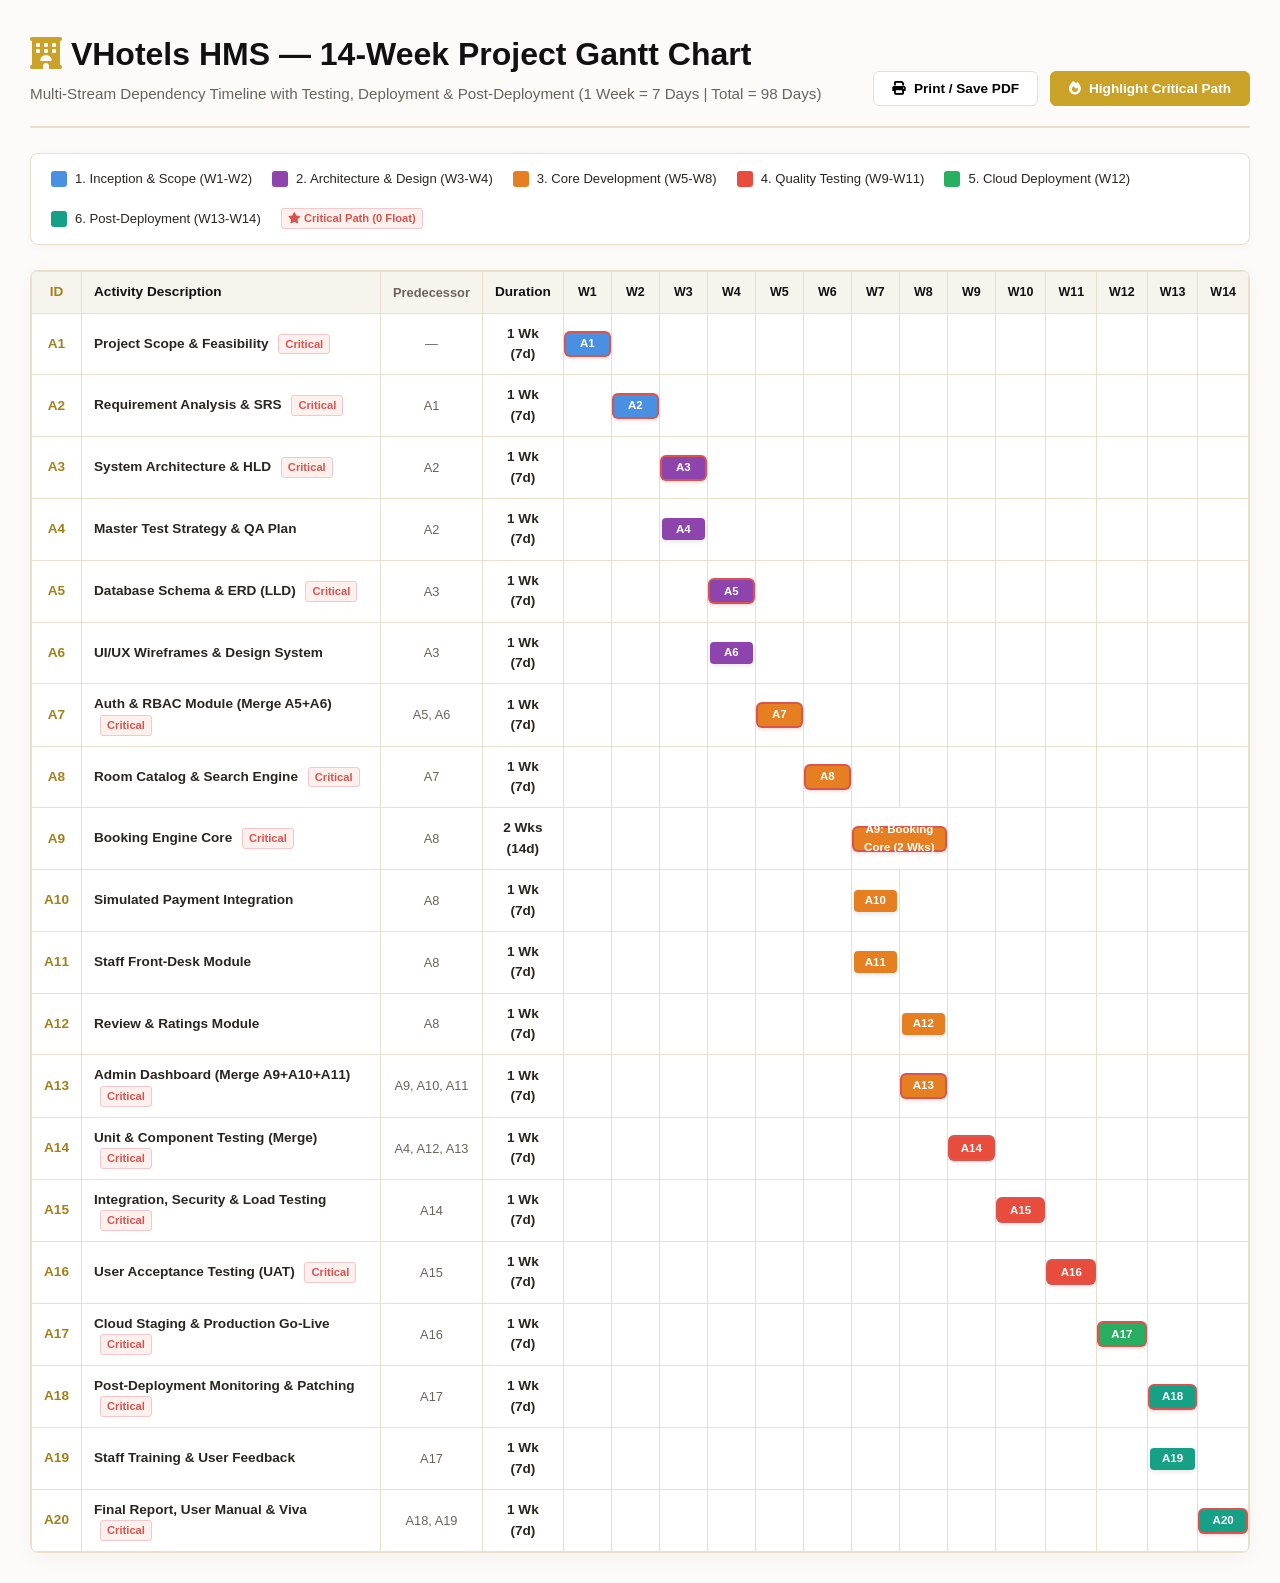
<file: gantt_chart.html>
<!DOCTYPE html>
<html lang="en">
<head>
  <meta charset="UTF-8">
  <meta name="viewport" content="width=device-width, initial-scale=1.0">
  <title>VHotels HMS - 14-Week Project Gantt Chart</title>
  <link rel="stylesheet" href="https://cdnjs.cloudflare.com/ajax/libs/font-awesome/6.4.0/css/all.min.css">
  <style>
    :root {
      --primary: #c9a227;
      --primary-dark: #a4801b;
      --text-main: #2a2520;
      --text-muted: #6b635b;
      --bg-main: #fcfbfa;
      --bg-card: #ffffff;
      --border-color: #eadecd;
      
      /* Phase Colors */
      --phase-inception: #4a90e2;
      --phase-design: #8e44ad;
      --phase-dev: #e67e22;
      --phase-test: #e74c3c;
      --phase-deploy: #27ae60;
      --phase-post: #16a085;
      --crit-border: #d9534f;
    }

    * {
      box-sizing: border-box;
      margin: 0;
      padding: 0;
    }

    body {
      font-family: 'Segoe UI', -apple-system, BlinkMacSystemFont, Roboto, sans-serif;
      background-color: var(--bg-main);
      color: var(--text-main);
      padding: 30px;
      line-height: 1.5;
    }

    .header-container {
      max-width: 1400px;
      margin: 0 auto 25px auto;
      display: flex;
      justify-content: space-between;
      align-items: flex-end;
      border-bottom: 2px solid var(--border-color);
      padding-bottom: 20px;
    }

    .title-area h1 {
      font-size: 2rem;
      color: #111;
      font-weight: 600;
      margin-bottom: 5px;
    }

    .title-area p {
      color: var(--text-muted);
      font-size: 0.95rem;
    }

    .controls-area {
      display: flex;
      gap: 12px;
    }

    .btn {
      padding: 9px 18px;
      border-radius: 6px;
      font-size: 0.85rem;
      font-weight: 600;
      cursor: pointer;
      display: inline-flex;
      align-items: center;
      gap: 8px;
      transition: all 0.2s ease;
      border: 1px solid var(--border-color);
      background: #fff;
    }

    .btn-gold {
      background: var(--primary);
      color: #fff;
      border-color: var(--primary);
    }

    .btn-gold:hover {
      background: var(--primary-dark);
    }

    .btn:hover {
      background: #f5f5f5;
    }

    /* Legend */
    .legend-bar {
      max-width: 1400px;
      margin: 0 auto 25px auto;
      display: flex;
      flex-wrap: wrap;
      gap: 20px;
      background: var(--bg-card);
      padding: 15px 20px;
      border-radius: 8px;
      border: 1px solid var(--border-color);
      box-shadow: 0 2px 8px rgba(0,0,0,0.03);
    }

    .legend-item {
      display: flex;
      align-items: center;
      gap: 8px;
      font-size: 0.82rem;
      font-weight: 500;
    }

    .legend-color {
      width: 16px;
      height: 16px;
      border-radius: 3px;
    }

    /* Gantt Table Container */
    .gantt-wrapper {
      max-width: 1400px;
      margin: 0 auto;
      background: var(--bg-card);
      border-radius: 8px;
      border: 1px solid var(--border-color);
      box-shadow: 0 4px 20px rgba(0,0,0,0.04);
      overflow-x: auto;
    }

    table.gantt-table {
      width: 100%;
      border-collapse: collapse;
      min-width: 1100px;
    }

    th, td {
      border: 1px solid var(--border-color);
      padding: 10px 12px;
      font-size: 0.85rem;
    }

    th {
      background-color: #f7f4ee;
      color: #111;
      font-weight: 600;
      text-align: left;
    }

    th.week-header {
      text-align: center;
      width: 48px;
      font-size: 0.78rem;
    }

    tr:hover {
      background-color: #faf8f5;
    }

    .task-id {
      font-weight: 700;
      color: var(--primary-dark);
      width: 50px;
      text-align: center;
    }

    .task-name {
      font-weight: 600;
      min-width: 250px;
    }

    .task-pred {
      color: var(--text-muted);
      font-size: 0.8rem;
      min-width: 90px;
      text-align: center;
    }

    .task-dur {
      text-align: center;
      font-weight: 600;
      width: 75px;
    }

    /* Gantt Bars */
    .timeline-cell {
      padding: 4px 2px;
      text-align: center;
      position: relative;
    }

    .gantt-bar {
      height: 22px;
      border-radius: 4px;
      display: flex;
      align-items: center;
      justify-content: center;
      color: #fff;
      font-size: 0.72rem;
      font-weight: 600;
      box-shadow: 0 2px 4px rgba(0,0,0,0.1);
      transition: transform 0.2s ease;
      cursor: pointer;
    }

    .gantt-bar:hover {
      transform: scale(1.05);
      z-index: 10;
    }

    .bg-inception { background-color: var(--phase-inception); }
    .bg-design { background-color: var(--phase-design); }
    .bg-dev { background-color: var(--phase-dev); }
    .bg-test { background-color: var(--phase-test); }
    .bg-deploy { background-color: var(--phase-deploy); }
    .bg-post { background-color: var(--phase-post); }

    .is-critical {
      box-shadow: 0 0 0 2px var(--crit-border), 0 2px 5px rgba(217, 83, 79, 0.4);
    }

    .crit-badge {
      display: inline-block;
      background: #fdf0ed;
      color: #d9534f;
      border: 1px solid #f5c6cb;
      padding: 1px 6px;
      border-radius: 3px;
      font-size: 0.7rem;
      font-weight: 600;
      margin-left: 6px;
    }

    /* Print styles */
    @media print {
      body {
        padding: 10px;
        background: #fff;
      }
      .controls-area {
        display: none;
      }
      .gantt-wrapper {
        box-shadow: none;
        border: 1px solid #ccc;
      }
    }
  </style>
</head>
<body>

  <div class="header-container">
    <div class="title-area">
      <h1><i class="fas fa-hotel" style="color: var(--primary);"></i> VHotels HMS — 14-Week Project Gantt Chart</h1>
      <p>Multi-Stream Dependency Timeline with Testing, Deployment & Post-Deployment (1 Week = 7 Days | Total = 98 Days)</p>
    </div>
    <div class="controls-area">
      <button class="btn" onclick="window.print()"><i class="fas fa-print"></i> Print / Save PDF</button>
      <button class="btn btn-gold" id="toggle-crit"><i class="fas fa-fire"></i> Highlight Critical Path</button>
    </div>
  </div>

  <!-- Legend -->
  <div class="legend-bar">
    <div class="legend-item"><div class="legend-color" style="background: var(--phase-inception);"></div> 1. Inception & Scope (W1-W2)</div>
    <div class="legend-item"><div class="legend-color" style="background: var(--phase-design);"></div> 2. Architecture & Design (W3-W4)</div>
    <div class="legend-item"><div class="legend-color" style="background: var(--phase-dev);"></div> 3. Core Development (W5-W8)</div>
    <div class="legend-item"><div class="legend-color" style="background: var(--phase-test);"></div> 4. Quality Testing (W9-W11)</div>
    <div class="legend-item"><div class="legend-color" style="background: var(--phase-deploy);"></div> 5. Cloud Deployment (W12)</div>
    <div class="legend-item"><div class="legend-color" style="background: var(--phase-post);"></div> 6. Post-Deployment (W13-W14)</div>
    <div class="legend-item"><span class="crit-badge" style="margin-left:0;"><i class="fas fa-star"></i> Critical Path (0 Float)</span></div>
  </div>

  <!-- Gantt Table -->
  <div class="gantt-wrapper">
    <table class="gantt-table">
      <thead>
        <tr>
          <th class="task-id">ID</th>
          <th class="task-name">Activity Description</th>
          <th class="task-pred">Predecessor</th>
          <th class="task-dur">Duration</th>
          <th class="week-header">W1</th>
          <th class="week-header">W2</th>
          <th class="week-header">W3</th>
          <th class="week-header">W4</th>
          <th class="week-header">W5</th>
          <th class="week-header">W6</th>
          <th class="week-header">W7</th>
          <th class="week-header">W8</th>
          <th class="week-header">W9</th>
          <th class="week-header">W10</th>
          <th class="week-header">W11</th>
          <th class="week-header">W12</th>
          <th class="week-header">W13</th>
          <th class="week-header">W14</th>
        </tr>
      </thead>
      <tbody>
        <!-- Phase 1 -->
        <tr>
          <td class="task-id">A1</td>
          <td class="task-name">Project Scope & Feasibility <span class="crit-badge">Critical</span></td>
          <td class="task-pred">—</td>
          <td class="task-dur">1 Wk (7d)</td>
          <td class="timeline-cell"><div class="gantt-bar bg-inception is-critical" title="A1: Week 1">A1</div></td>
          <td></td><td></td><td></td><td></td><td></td><td></td><td></td><td></td><td></td><td></td><td></td><td></td><td></td>
        </tr>
        <tr>
          <td class="task-id">A2</td>
          <td class="task-name">Requirement Analysis & SRS <span class="crit-badge">Critical</span></td>
          <td class="task-pred">A1</td>
          <td class="task-dur">1 Wk (7d)</td>
          <td></td>
          <td class="timeline-cell"><div class="gantt-bar bg-inception is-critical" title="A2: Week 2">A2</div></td>
          <td></td><td></td><td></td><td></td><td></td><td></td><td></td><td></td><td></td><td></td><td></td><td></td>
        </tr>

        <!-- Phase 2 -->
        <tr>
          <td class="task-id">A3</td>
          <td class="task-name">System Architecture & HLD <span class="crit-badge">Critical</span></td>
          <td class="task-pred">A2</td>
          <td class="task-dur">1 Wk (7d)</td>
          <td></td><td></td>
          <td class="timeline-cell"><div class="gantt-bar bg-design is-critical" title="A3: Week 3">A3</div></td>
          <td></td><td></td><td></td><td></td><td></td><td></td><td></td><td></td><td></td><td></td><td></td>
        </tr>
        <tr>
          <td class="task-id">A4</td>
          <td class="task-name">Master Test Strategy & QA Plan</td>
          <td class="task-pred">A2</td>
          <td class="task-dur">1 Wk (7d)</td>
          <td></td><td></td>
          <td class="timeline-cell"><div class="gantt-bar bg-design" title="A4: Week 3 (Parallel track)">A4</div></td>
          <td></td><td></td><td></td><td></td><td></td><td></td><td></td><td></td><td></td><td></td><td></td>
        </tr>
        <tr>
          <td class="task-id">A5</td>
          <td class="task-name">Database Schema & ERD (LLD) <span class="crit-badge">Critical</span></td>
          <td class="task-pred">A3</td>
          <td class="task-dur">1 Wk (7d)</td>
          <td></td><td></td><td></td>
          <td class="timeline-cell"><div class="gantt-bar bg-design is-critical" title="A5: Week 4">A5</div></td>
          <td></td><td></td><td></td><td></td><td></td><td></td><td></td><td></td><td></td><td></td>
        </tr>
        <tr>
          <td class="task-id">A6</td>
          <td class="task-name">UI/UX Wireframes & Design System</td>
          <td class="task-pred">A3</td>
          <td class="task-dur">1 Wk (7d)</td>
          <td></td><td></td><td></td>
          <td class="timeline-cell"><div class="gantt-bar bg-design" title="A6: Week 4 (Parallel track)">A6</div></td>
          <td></td><td></td><td></td><td></td><td></td><td></td><td></td><td></td><td></td><td></td>
        </tr>

        <!-- Phase 3 -->
        <tr>
          <td class="task-id">A7</td>
          <td class="task-name">Auth & RBAC Module (Merge A5+A6) <span class="crit-badge">Critical</span></td>
          <td class="task-pred">A5, A6</td>
          <td class="task-dur">1 Wk (7d)</td>
          <td></td><td></td><td></td><td></td>
          <td class="timeline-cell"><div class="gantt-bar bg-dev is-critical" title="A7: Week 5">A7</div></td>
          <td></td><td></td><td></td><td></td><td></td><td></td><td></td><td></td><td></td>
        </tr>
        <tr>
          <td class="task-id">A8</td>
          <td class="task-name">Room Catalog & Search Engine <span class="crit-badge">Critical</span></td>
          <td class="task-pred">A7</td>
          <td class="task-dur">1 Wk (7d)</td>
          <td></td><td></td><td></td><td></td><td></td>
          <td class="timeline-cell"><div class="gantt-bar bg-dev is-critical" title="A8: Week 6">A8</div></td>
          <td></td><td></td><td></td><td></td><td></td><td></td><td></td><td></td>
        </tr>
        <tr>
          <td class="task-id">A9</td>
          <td class="task-name">Booking Engine Core <span class="crit-badge">Critical</span></td>
          <td class="task-pred">A8</td>
          <td class="task-dur">2 Wks (14d)</td>
          <td></td><td></td><td></td><td></td><td></td><td></td>
          <td class="timeline-cell" colspan="2"><div class="gantt-bar bg-dev is-critical" style="width: 100%;" title="A9: Weeks 7-8">A9: Booking Core (2 Wks)</div></td>
          <td></td><td></td><td></td><td></td><td></td><td></td>
        </tr>
        <tr>
          <td class="task-id">A10</td>
          <td class="task-name">Simulated Payment Integration</td>
          <td class="task-pred">A8</td>
          <td class="task-dur">1 Wk (7d)</td>
          <td></td><td></td><td></td><td></td><td></td><td></td>
          <td class="timeline-cell"><div class="gantt-bar bg-dev" title="A10: Week 7 (Parallel track)">A10</div></td>
          <td></td><td></td><td></td><td></td><td></td><td></td><td></td>
        </tr>
        <tr>
          <td class="task-id">A11</td>
          <td class="task-name">Staff Front-Desk Module</td>
          <td class="task-pred">A8</td>
          <td class="task-dur">1 Wk (7d)</td>
          <td></td><td></td><td></td><td></td><td></td><td></td>
          <td class="timeline-cell"><div class="gantt-bar bg-dev" title="A11: Week 7 (Parallel track)">A11</div></td>
          <td></td><td></td><td></td><td></td><td></td><td></td><td></td>
        </tr>
        <tr>
          <td class="task-id">A12</td>
          <td class="task-name">Review & Ratings Module</td>
          <td class="task-pred">A8</td>
          <td class="task-dur">1 Wk (7d)</td>
          <td></td><td></td><td></td><td></td><td></td><td></td><td></td>
          <td class="timeline-cell"><div class="gantt-bar bg-dev" title="A12: Week 8 (Parallel track)">A12</div></td>
          <td></td><td></td><td></td><td></td><td></td><td></td>
        </tr>
        <tr>
          <td class="task-id">A13</td>
          <td class="task-name">Admin Dashboard (Merge A9+A10+A11) <span class="crit-badge">Critical</span></td>
          <td class="task-pred">A9, A10, A11</td>
          <td class="task-dur">1 Wk (7d)</td>
          <td></td><td></td><td></td><td></td><td></td><td></td><td></td>
          <td class="timeline-cell"><div class="gantt-bar bg-dev is-critical" title="A13: Week 8">A13</div></td>
          <td></td><td></td><td></td><td></td><td></td><td></td>
        </tr>

        <!-- Phase 4 -->
        <tr>
          <td class="task-id">A14</td>
          <td class="task-name">Unit & Component Testing (Merge) <span class="crit-badge">Critical</span></td>
          <td class="task-pred">A4, A12, A13</td>
          <td class="task-dur">1 Wk (7d)</td>
          <td></td><td></td><td></td><td></td><td></td><td></td><td></td><td></td>
          <td class="timeline-cell"><div class="gantt-bar bg-test is-critical" title="A14: Week 9">A14</div></td>
          <td></td><td></td><td></td><td></td><td></td>
        </tr>
        <tr>
          <td class="task-id">A15</td>
          <td class="task-name">Integration, Security & Load Testing <span class="crit-badge">Critical</span></td>
          <td class="task-pred">A14</td>
          <td class="task-dur">1 Wk (7d)</td>
          <td></td><td></td><td></td><td></td><td></td><td></td><td></td><td></td><td></td>
          <td class="timeline-cell"><div class="gantt-bar bg-test is-critical" title="A15: Week 10">A15</div></td>
          <td></td><td></td><td></td><td></td>
        </tr>
        <tr>
          <td class="task-id">A16</td>
          <td class="task-name">User Acceptance Testing (UAT) <span class="crit-badge">Critical</span></td>
          <td class="task-pred">A15</td>
          <td class="task-dur">1 Wk (7d)</td>
          <td></td><td></td><td></td><td></td><td></td><td></td><td></td><td></td><td></td><td></td>
          <td class="timeline-cell"><div class="gantt-bar bg-test is-critical" title="A16: Week 11">A16</div></td>
          <td></td><td></td><td></td>
        </tr>

        <!-- Phase 5 -->
        <tr>
          <td class="task-id">A17</td>
          <td class="task-name">Cloud Staging & Production Go-Live <span class="crit-badge">Critical</span></td>
          <td class="task-pred">A16</td>
          <td class="task-dur">1 Wk (7d)</td>
          <td></td><td></td><td></td><td></td><td></td><td></td><td></td><td></td><td></td><td></td><td></td>
          <td class="timeline-cell"><div class="gantt-bar bg-deploy is-critical" title="A17: Week 12">A17</div></td>
          <td></td><td></td>
        </tr>

        <!-- Phase 6 -->
        <tr>
          <td class="task-id">A18</td>
          <td class="task-name">Post-Deployment Monitoring & Patching <span class="crit-badge">Critical</span></td>
          <td class="task-pred">A17</td>
          <td class="task-dur">1 Wk (7d)</td>
          <td></td><td></td><td></td><td></td><td></td><td></td><td></td><td></td><td></td><td></td><td></td><td></td>
          <td class="timeline-cell"><div class="gantt-bar bg-post is-critical" title="A18: Week 13">A18</div></td>
          <td></td>
        </tr>
        <tr>
          <td class="task-id">A19</td>
          <td class="task-name">Staff Training & User Feedback</td>
          <td class="task-pred">A17</td>
          <td class="task-dur">1 Wk (7d)</td>
          <td></td><td></td><td></td><td></td><td></td><td></td><td></td><td></td><td></td><td></td><td></td><td></td>
          <td class="timeline-cell"><div class="gantt-bar bg-post" title="A19: Week 13 (Parallel track)">A19</div></td>
          <td></td>
        </tr>
        <tr>
          <td class="task-id">A20</td>
          <td class="task-name">Final Report, User Manual & Viva <span class="crit-badge">Critical</span></td>
          <td class="task-pred">A18, A19</td>
          <td class="task-dur">1 Wk (7d)</td>
          <td></td><td></td><td></td><td></td><td></td><td></td><td></td><td></td><td></td><td></td><td></td><td></td><td></td>
          <td class="timeline-cell"><div class="gantt-bar bg-post is-critical" title="A20: Week 14">A20</div></td>
        </tr>
      </tbody>
    </table>
  </div>

  <script>
    const toggleBtn = document.getElementById('toggle-crit');
    let highlighted = false;
    toggleBtn.addEventListener('click', () => {
      highlighted = !highlighted;
      document.querySelectorAll('.gantt-bar:not(.is-critical)').forEach(el => {
        el.style.opacity = highlighted ? '0.25' : '1';
      });
      toggleBtn.innerHTML = highlighted 
        ? '<i class="fas fa-eye"></i> Show All Normal' 
        : '<i class="fas fa-fire"></i> Highlight Critical Path';
    });
  </script>
</body>
</html>
</file>
